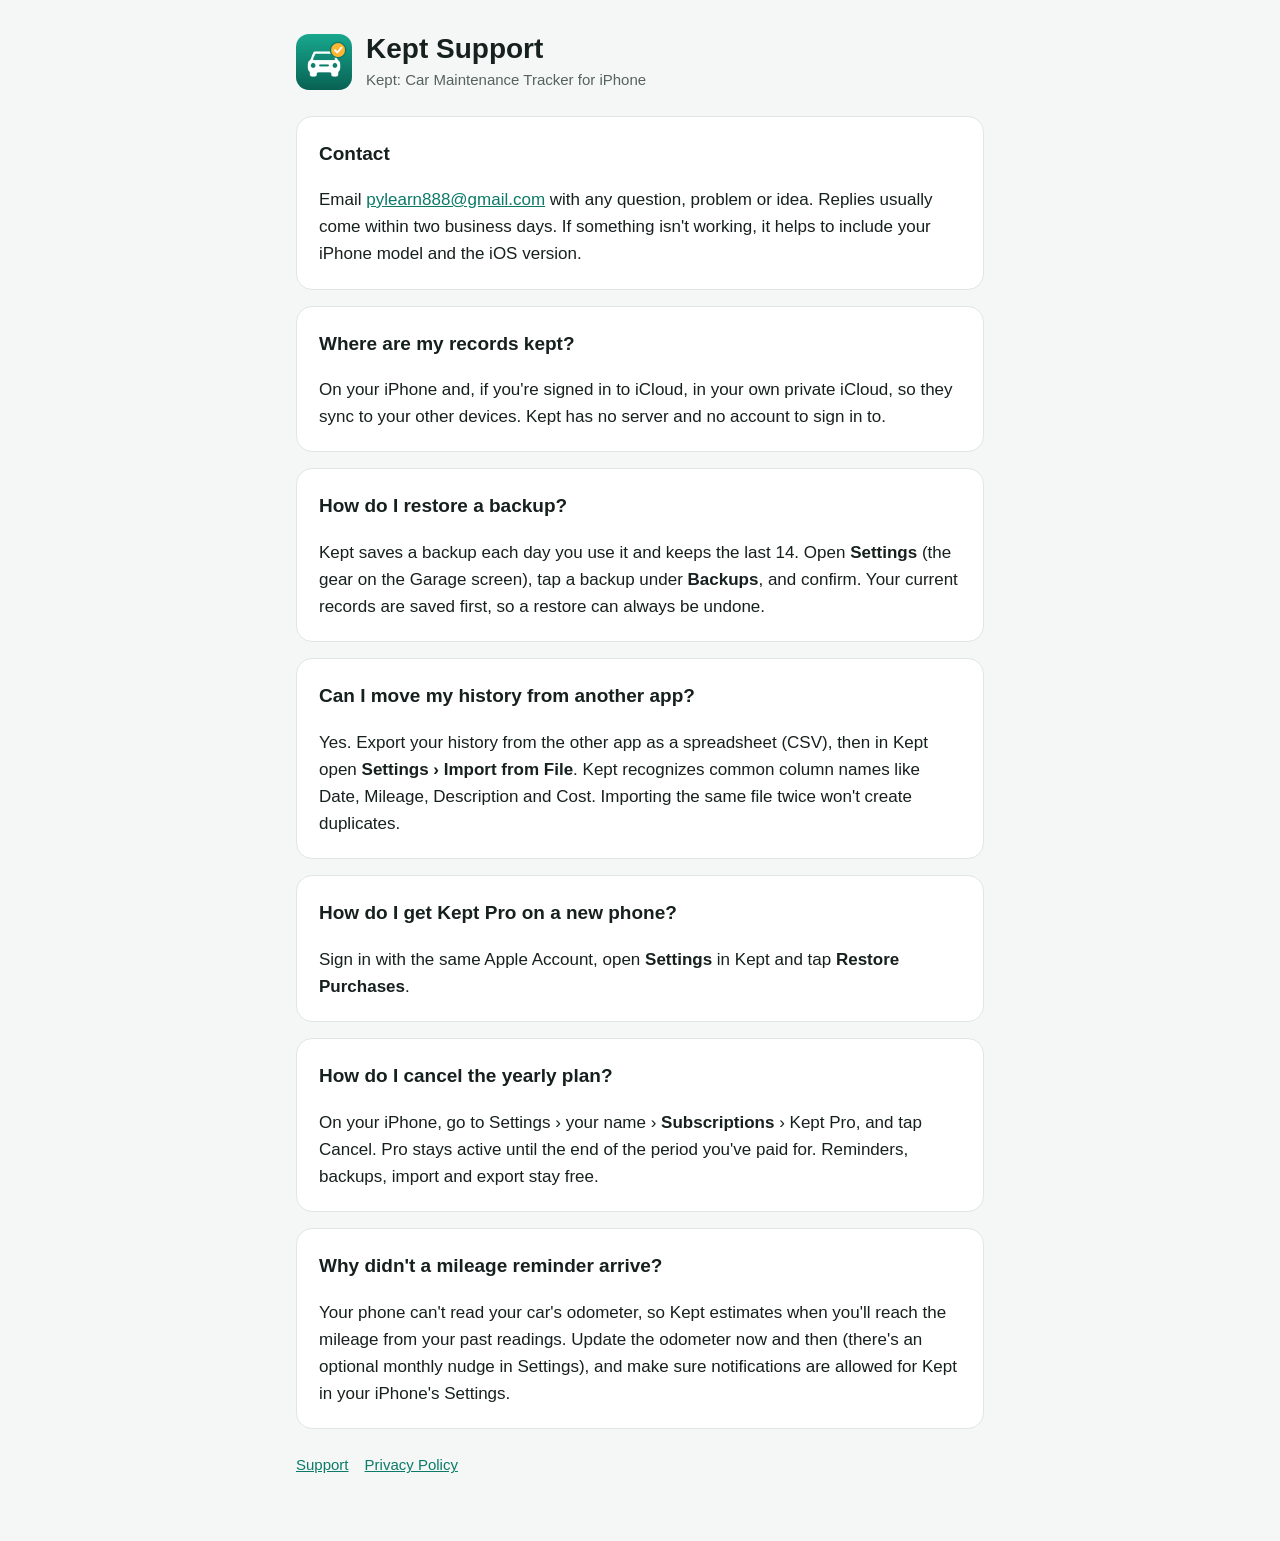
<file: index.html>
<!doctype html>
<html lang="en">
<head>
<meta charset="utf-8">
<meta name="viewport" content="width=device-width, initial-scale=1">
<title>Kept Support</title>
<link rel="stylesheet" href="style.css">
</head>
<body>
<main>
  <header>
    <img src="icon.png" alt="">
    <div>
      <h1>Kept Support</h1>
      <p>Kept: Car Maintenance Tracker for iPhone</p>
    </div>
  </header>

  <section>
    <h2>Contact</h2>
    <p>Email <a href="mailto:pylearn888@gmail.com">pylearn888@gmail.com</a> with any question, problem or idea. Replies usually come within two business days. If something isn't working, it helps to include your iPhone model and the iOS version.</p>
  </section>

  <section>
    <h2>Where are my records kept?</h2>
    <p>On your iPhone and, if you're signed in to iCloud, in your own private iCloud, so they sync to your other devices. Kept has no server and no account to sign in to.</p>
  </section>

  <section>
    <h2>How do I restore a backup?</h2>
    <p>Kept saves a backup each day you use it and keeps the last 14. Open <strong>Settings</strong> (the gear on the Garage screen), tap a backup under <strong>Backups</strong>, and confirm. Your current records are saved first, so a restore can always be undone.</p>
  </section>

  <section>
    <h2>Can I move my history from another app?</h2>
    <p>Yes. Export your history from the other app as a spreadsheet (CSV), then in Kept open <strong>Settings › Import from File</strong>. Kept recognizes common column names like Date, Mileage, Description and Cost. Importing the same file twice won't create duplicates.</p>
  </section>

  <section>
    <h2>How do I get Kept Pro on a new phone?</h2>
    <p>Sign in with the same Apple Account, open <strong>Settings</strong> in Kept and tap <strong>Restore Purchases</strong>.</p>
  </section>

  <section>
    <h2>How do I cancel the yearly plan?</h2>
    <p>On your iPhone, go to Settings › your name › <strong>Subscriptions</strong> › Kept Pro, and tap Cancel. Pro stays active until the end of the period you've paid for. Reminders, backups, import and export stay free.</p>
  </section>

  <section>
    <h2>Why didn't a mileage reminder arrive?</h2>
    <p>Your phone can't read your car's odometer, so Kept estimates when you'll reach the mileage from your past readings. Update the odometer now and then (there's an optional monthly nudge in Settings), and make sure notifications are allowed for Kept in your iPhone's Settings.</p>
  </section>

  <nav><a href="index.html">Support</a><a href="privacy.html">Privacy Policy</a></nav>
</main>
</body>
</html>
</file>
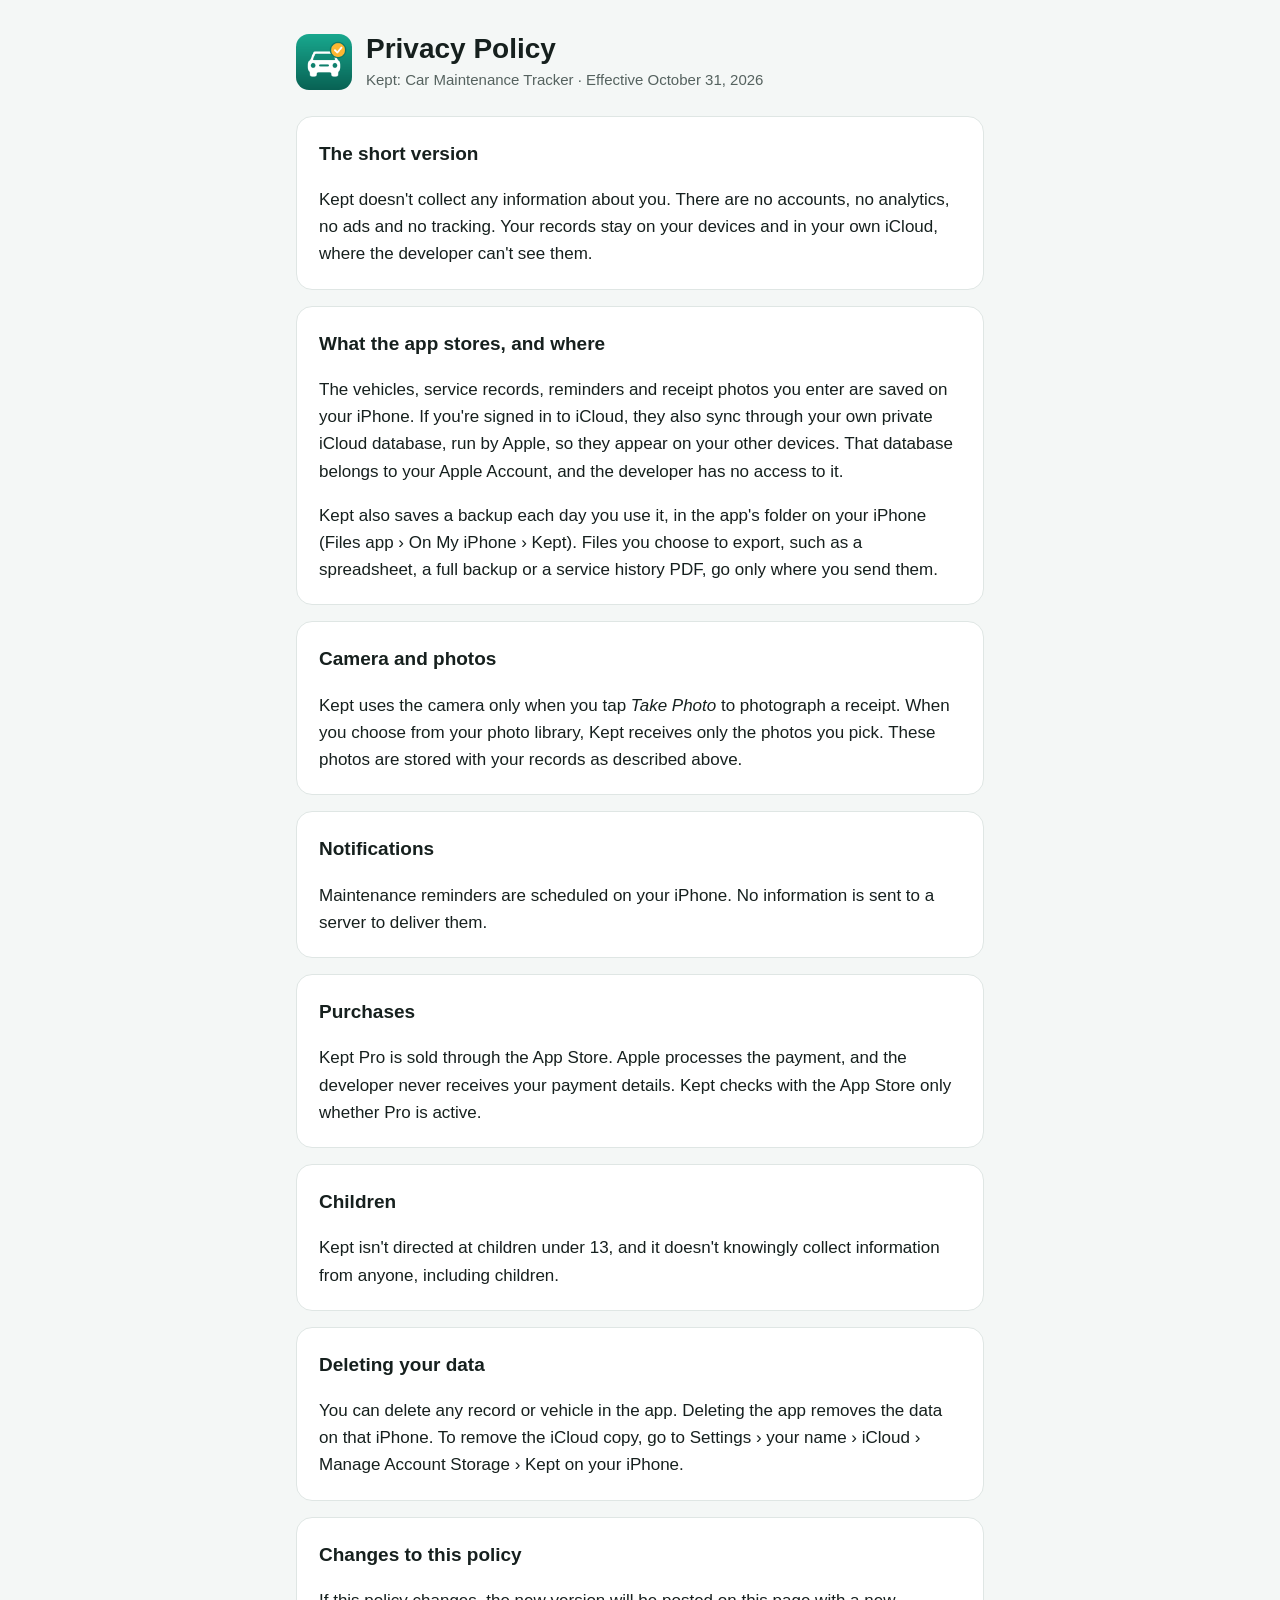
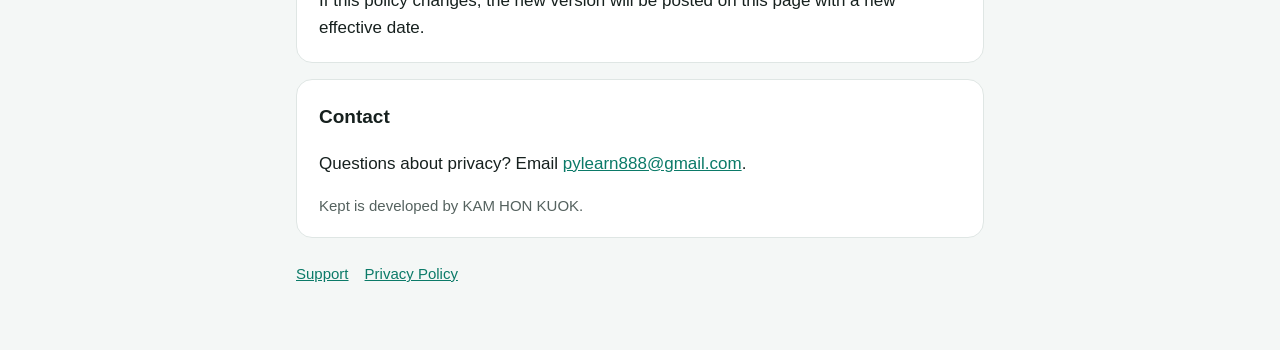
<file: privacy.html>
<!doctype html>
<html lang="en">
<head>
<meta charset="utf-8">
<meta name="viewport" content="width=device-width, initial-scale=1">
<title>Kept Privacy Policy</title>
<link rel="stylesheet" href="style.css">
</head>
<body>
<main>
  <header>
    <img src="icon.png" alt="">
    <div>
      <h1>Privacy Policy</h1>
      <p>Kept: Car Maintenance Tracker · Effective October 31, 2026</p>
    </div>
  </header>

  <section>
    <h2>The short version</h2>
    <p>Kept doesn't collect any information about you. There are no accounts, no analytics, no ads and no tracking. Your records stay on your devices and in your own iCloud, where the developer can't see them.</p>
  </section>

  <section>
    <h2>What the app stores, and where</h2>
    <p>The vehicles, service records, reminders and receipt photos you enter are saved on your iPhone. If you're signed in to iCloud, they also sync through your own private iCloud database, run by Apple, so they appear on your other devices. That database belongs to your Apple Account, and the developer has no access to it.</p>
    <p>Kept also saves a backup each day you use it, in the app's folder on your iPhone (Files app › On My iPhone › Kept). Files you choose to export, such as a spreadsheet, a full backup or a service history PDF, go only where you send them.</p>
  </section>

  <section>
    <h2>Camera and photos</h2>
    <p>Kept uses the camera only when you tap <em>Take Photo</em> to photograph a receipt. When you choose from your photo library, Kept receives only the photos you pick. These photos are stored with your records as described above.</p>
  </section>

  <section>
    <h2>Notifications</h2>
    <p>Maintenance reminders are scheduled on your iPhone. No information is sent to a server to deliver them.</p>
  </section>

  <section>
    <h2>Purchases</h2>
    <p>Kept Pro is sold through the App Store. Apple processes the payment, and the developer never receives your payment details. Kept checks with the App Store only whether Pro is active.</p>
  </section>

  <section>
    <h2>Children</h2>
    <p>Kept isn't directed at children under 13, and it doesn't knowingly collect information from anyone, including children.</p>
  </section>

  <section>
    <h2>Deleting your data</h2>
    <p>You can delete any record or vehicle in the app. Deleting the app removes the data on that iPhone. To remove the iCloud copy, go to Settings › your name › iCloud › Manage Account Storage › Kept on your iPhone.</p>
  </section>

  <section>
    <h2>Changes to this policy</h2>
    <p>If this policy changes, the new version will be posted on this page with a new effective date.</p>
  </section>

  <section>
    <h2>Contact</h2>
    <p>Questions about privacy? Email <a href="mailto:pylearn888@gmail.com">pylearn888@gmail.com</a>.</p>
    <p class="muted">Kept is developed by KAM HON KUOK.</p>
  </section>

  <nav><a href="index.html">Support</a><a href="privacy.html">Privacy Policy</a></nav>
</main>
</body>
</html>
</file>
<file: style.css>
:root {
  --bg: #f4f7f6;
  --card: #ffffff;
  --text: #16201e;
  --muted: #55625f;
  --accent: #0b7a68;
  --line: #dfe6e4;
}
@media (prefers-color-scheme: dark) {
  :root {
    --bg: #0f1514;
    --card: #18201f;
    --text: #eef3f2;
    --muted: #a3b0ad;
    --accent: #3cc2a8;
    --line: #2a3533;
  }
}
* { box-sizing: border-box; }
body {
  margin: 0;
  background: var(--bg);
  color: var(--text);
  font: 17px/1.6 -apple-system, BlinkMacSystemFont, "Segoe UI", Roboto, Helvetica, Arial, sans-serif;
}
main { max-width: 720px; margin: 0 auto; padding: 32px 16px 64px; }
header { display: flex; align-items: center; gap: 14px; margin-bottom: 24px; }
header img { width: 56px; height: 56px; border-radius: 13px; }
header h1 { margin: 0; font-size: 28px; line-height: 1.2; }
header p { margin: 2px 0 0; color: var(--muted); font-size: 15px; }
section { background: var(--card); border: 1px solid var(--line); border-radius: 16px; padding: 4px 22px; margin-bottom: 16px; }
h2 { font-size: 19px; margin: 18px 0 6px; }
p, li { color: var(--text); }
.muted { color: var(--muted); font-size: 15px; }
a { color: var(--accent); }
nav { margin-top: 24px; font-size: 15px; color: var(--muted); }
nav a { margin-right: 16px; }
</file>
